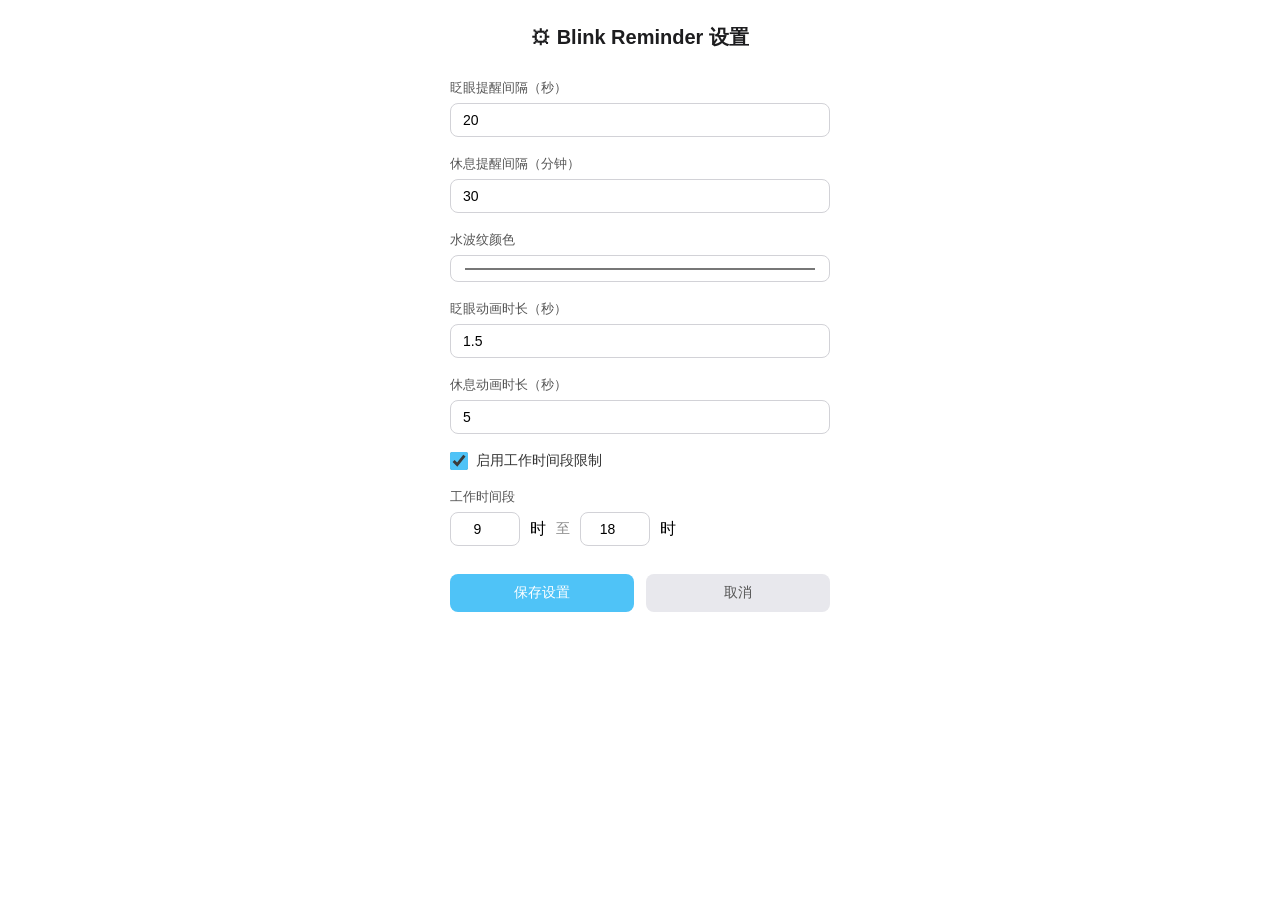
<file: frontend/settings.html>
<!DOCTYPE html>
<html lang="zh-CN">
<head>
    <meta charset="UTF-8">
    <meta name="viewport" content="width=device-width, initial-scale=1.0">
    <title>Blink Reminder 设置</title>
    <link rel="stylesheet" href="styles/main.css">
</head>
<body class="settings-page">
    <div class="settings-container">
        <h1>⚙ Blink Reminder 设置</h1>

        <div class="form-group">
            <label for="blink-interval">眨眼提醒间隔（秒）</label>
            <input type="number" id="blink-interval" min="5" max="120" value="20">
        </div>

        <div class="form-group">
            <label for="rest-interval">休息提醒间隔（分钟）</label>
            <input type="number" id="rest-interval" min="5" max="120" value="30">
        </div>

        <div class="form-group">
            <label for="ripple-color">水波纹颜色</label>
            <input type="color" id="ripple-color" value="#4FC3F7">
        </div>

        <div class="form-group">
            <label for="blink-duration">眨眼动画时长（秒）</label>
            <input type="number" id="blink-duration" min="0.5" max="5" step="0.1" value="1.5">
        </div>

        <div class="form-group">
            <label for="rest-duration">休息动画时长（秒）</label>
            <input type="number" id="rest-duration" min="1" max="10" step="0.1" value="5">
        </div>

        <div class="form-group checkbox-group">
            <label>
                <input type="checkbox" id="enable-work-hours" checked>
                启用工作时间段限制
            </label>
        </div>

        <div class="form-group" id="work-hours-group">
            <label>工作时间段</label>
            <div class="inline-inputs">
                <input type="number" id="work-start" min="0" max="23" value="9"> 时
                <span>至</span>
                <input type="number" id="work-end" min="0" max="23" value="18"> 时
            </div>
        </div>

        <div class="form-actions">
            <button id="save-btn">保存设置</button>
            <button id="cancel-btn" class="secondary">取消</button>
        </div>

        <div id="save-status"></div>
    </div>

    <script src="scripts/settings.js"></script>
</body>
</html>
</file>
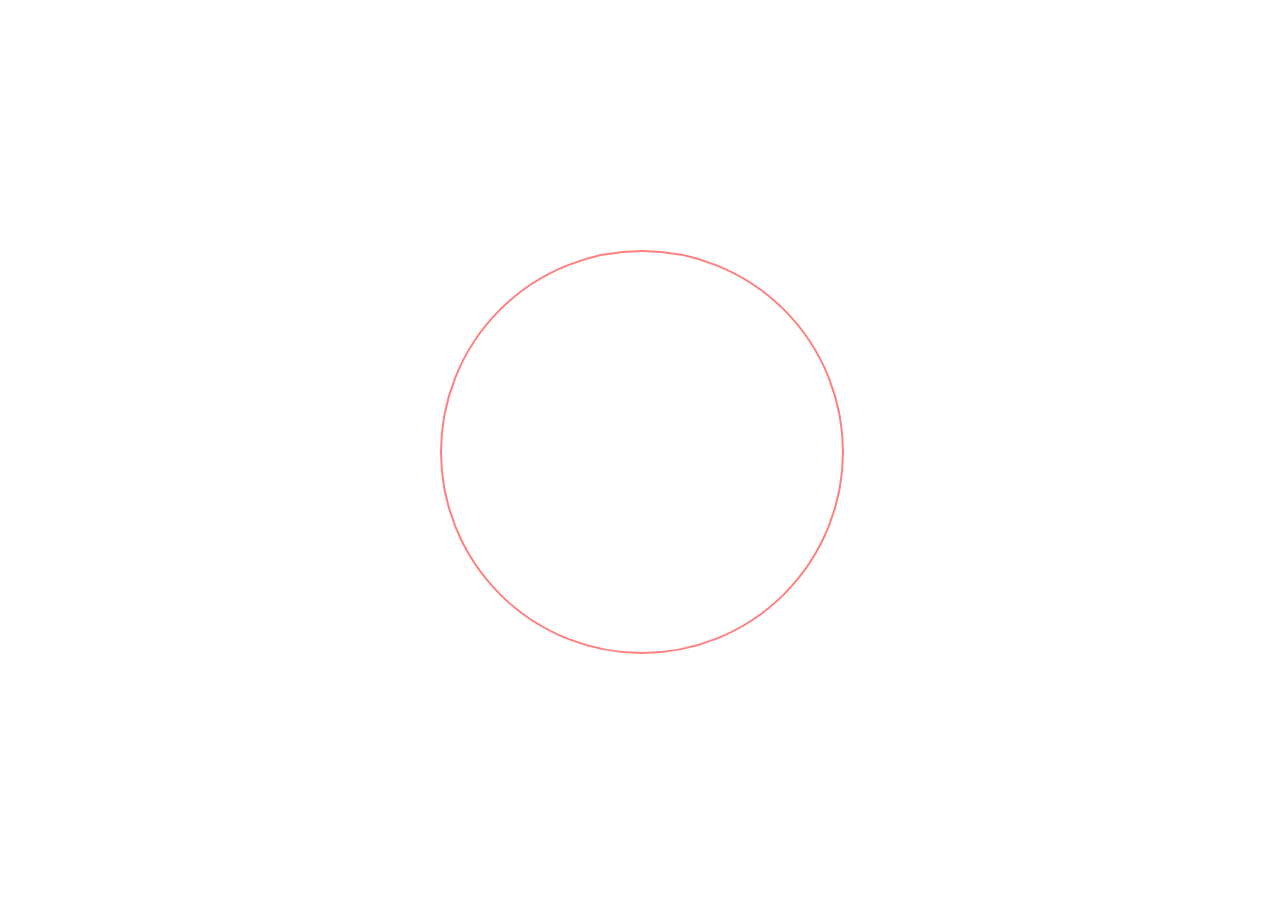
<file: frontend/test_svg.html>
<!DOCTYPE html>
<html>
<head>
<style>
  body { background: transparent; margin: 0; overflow: hidden; }
  .ripple {
    position: absolute;
    top: 50%; left: 50%;
    width: 400px; height: 400px;
    margin-top: -200px; margin-left: -200px;
    border-radius: 50%;
    backdrop-filter: url(#displacementFilter);
    -webkit-backdrop-filter: url(#displacementFilter);
    border: 2px solid rgba(255,0,0,0.5);
  }
</style>
</head>
<body>
  <svg width="0" height="0">
    <filter id="displacementFilter">
      <feTurbulence type="turbulence" baseFrequency="0.05" numOctaves="2" result="turbulence"/>
      <feDisplacementMap in2="turbulence" in="SourceGraphic" scale="50" xChannelSelector="R" yChannelSelector="G"/>
    </filter>
  </svg>
  <div class="ripple"></div>
</body>
</html>
</file>
<file: frontend/styles/main.css>
*,
*::before,
*::after {
    margin: 0;
    padding: 0;
    box-sizing: border-box;
}

body {
    font-family: -apple-system, BlinkMacSystemFont, 'Segoe UI', Roboto, Oxygen, sans-serif;
    overflow: hidden;
    user-select: none;
    -webkit-user-select: none;
    background: transparent !important;
}

html {
    background: transparent !important;
}

/* Reminder page */
#ripple-container {
    position: fixed;
    top: 0;
    left: 0;
    width: 100vw;
    height: 100vh;
    display: block;
    background: transparent;
    pointer-events: none;
}

.glass-ripple {
    position: absolute;
    top: 50%;
    left: 50%;
    /* 减小尺寸，避免过大的渲染面积 */
    width: 150vmax;
    height: 150vmax;
    border-radius: 50%;
    transform: translate(-50%, -50%) scale(0);

    /* 降低模糊半径，这是最吃内存的属性 */
    backdrop-filter: blur(4px) brightness(1.1) contrast(1.05);
    -webkit-backdrop-filter: blur(4px) brightness(1.1) contrast(1.05);

    /* 简化遮罩，减少渲染层级 */
    -webkit-mask-image: radial-gradient(circle, transparent 10%, black 50%, transparent 90%);
    mask-image: radial-gradient(circle, transparent 10%, black 50%, transparent 90%);

    /* 简化阴影，减少重绘开销 */
    box-shadow:
        inset 0 0 40px rgba(255, 255, 255, 0.4),
        0 0 20px rgba(0, 0, 0, 0.2);

    border: 1px solid rgba(150, 150, 150, 0.2);

    /* 开启硬件加速 */
    will-change: transform, opacity;

    animation: ripple-expand linear forwards;
}

@keyframes ripple-expand {
    0% {
        transform: translate(-50%, -50%) scale(0);
        opacity: 0;
    }

    10% {
        opacity: 1;
    }

    80% {
        opacity: 1;
    }

    100% {
        transform: translate(-50%, -50%) scale(1);
        opacity: 0;
    }
}

#message {
    position: fixed;
    top: 50%;
    left: 50%;
    transform: translate(-50%, -50%);
    font-size: 28px;
    font-weight: 300;
    color: rgba(255, 255, 255, 0.9);
    text-shadow: 0 2px 12px rgba(0, 0, 0, 0.3);
    pointer-events: none;
    z-index: 10;
    text-align: center;
    opacity: 0;
    transition: opacity 0.5s ease;
}

#message.show {
    opacity: 1;
}

/* Settings page */
body.settings-page {
    overflow: auto;
    background: #f5f5f7;
}

.settings-container {
    max-width: 420px;
    margin: 0 auto;
    padding: 24px 20px;
}

.settings-container h1 {
    font-size: 20px;
    font-weight: 600;
    text-align: center;
    margin-bottom: 28px;
    color: #1d1d1f;
}

.form-group {
    margin-bottom: 18px;
}

.form-group label {
    display: block;
    font-size: 13px;
    font-weight: 500;
    color: #555;
    margin-bottom: 6px;
}

.form-group input[type="number"],
.form-group input[type="color"] {
    width: 100%;
    padding: 8px 12px;
    border: 1px solid #d2d2d7;
    border-radius: 8px;
    font-size: 14px;
    background: #fff;
    transition: border-color 0.2s;
}

.form-group input:focus {
    outline: none;
    border-color: #4FC3F7;
    box-shadow: 0 0 0 3px rgba(79, 195, 247, 0.2);
}

.checkbox-group label {
    display: flex;
    align-items: center;
    gap: 8px;
    font-size: 14px;
    color: #333;
    cursor: pointer;
}

.checkbox-group input[type="checkbox"] {
    width: 18px;
    height: 18px;
    accent-color: #4FC3F7;
}

.inline-inputs {
    display: flex;
    align-items: center;
    gap: 10px;
}

.inline-inputs input {
    width: 70px !important;
    text-align: center;
}

.inline-inputs span {
    color: #888;
    font-size: 14px;
}

.form-actions {
    display: flex;
    gap: 12px;
    margin-top: 28px;
}

.form-actions button {
    flex: 1;
    padding: 10px 16px;
    border: none;
    border-radius: 8px;
    font-size: 14px;
    font-weight: 500;
    cursor: pointer;
    transition: all 0.2s;
}

#save-btn {
    background: #4FC3F7;
    color: #fff;
}

#save-btn:hover {
    background: #29B6F6;
}

#cancel-btn {
    background: #e8e8ed;
    color: #555;
}

#cancel-btn:hover {
    background: #d2d2d7;
}

#save-status {
    margin-top: 12px;
    text-align: center;
    font-size: 13px;
    color: #34c759;
    min-height: 20px;
}
</file>
